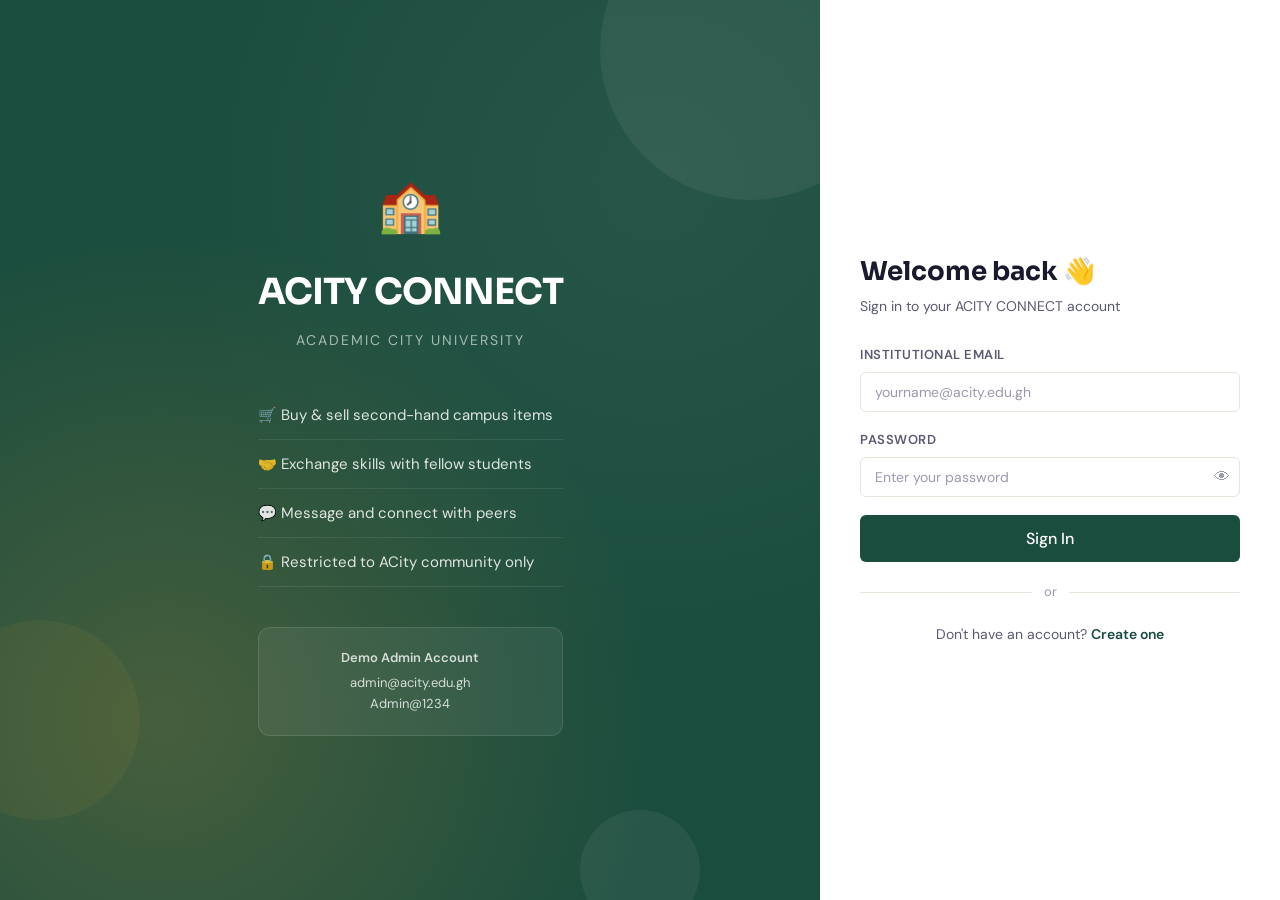
<file: frontend/index.html>
<!DOCTYPE html>
<html lang="en">
<head>
  <meta charset="UTF-8" />
  <title>ACITY CONNECT</title>
  <script src="js/api.js"></script>
  <script>
    // Auto-redirect based on auth status
    window.onload = function() {
      if (api.isLoggedIn()) {
        window.location.href = 'pages/dashboard.html';
      } else {
        window.location.href = 'pages/login.html';
      }
    };
  </script>
</head>
<body></body>
</html>
</file>
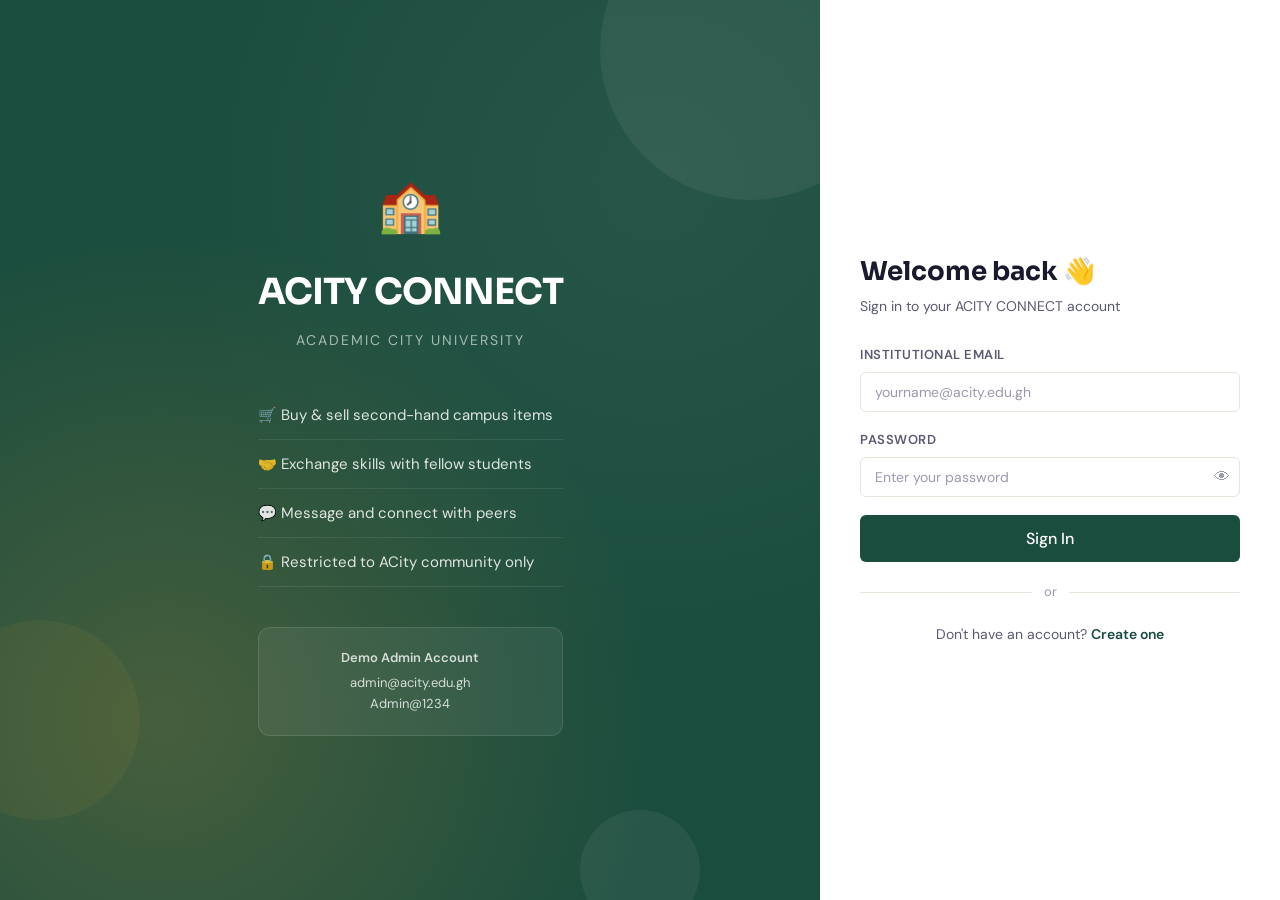
<file: frontend/pages/login.html>
<!DOCTYPE html>
<html lang="en">
<head>
  <meta charset="UTF-8" />
  <meta name="viewport" content="width=device-width, initial-scale=1.0" />
  <title>Login — ACITY CONNECT</title>
  <link rel="stylesheet" href="../css/main.css" />
  <style>
    .divider { display:flex; align-items:center; gap:12px; margin:20px 0; color:var(--text-muted); font-size:13px; }
    .divider::before, .divider::after { content:''; flex:1; height:1px; background:var(--border); }
    .floating-shapes { position:absolute; inset:0; overflow:hidden; pointer-events:none; }
    .shape { position:absolute; border-radius:50%; opacity:0.06; }
    .shape-1 { width:300px; height:300px; background:#fff; top:-100px; right:-80px; }
    .shape-2 { width:200px; height:200px; background:var(--accent); bottom:80px; left:-60px; }
    .shape-3 { width:120px; height:120px; background:#fff; bottom:-30px; right:120px; }
  </style>
</head>
<body>

<div class="auth-page">
  <!-- Left Branding Panel -->
  <div class="auth-left" style="position:relative;">
    <div class="floating-shapes">
      <div class="shape shape-1"></div>
      <div class="shape shape-2"></div>
      <div class="shape shape-3"></div>
    </div>
    <div style="position:relative; z-index:1; text-align:center;">
      <div style="font-size:52px; margin-bottom:16px;">🏫</div>
      <div class="brand-name">ACITY CONNECT</div>
      <div class="brand-sub">Academic City University</div>

      <ul class="feature-list" style="text-align:left; margin-top:16px;">
        <li>🛒 Buy & sell second-hand campus items</li>
        <li>🤝 Exchange skills with fellow students</li>
        <li>💬 Message and connect with peers</li>
        <li>🔒 Restricted to ACity community only</li>
      </ul>

      <div style="margin-top:40px; padding:20px; background:rgba(255,255,255,0.08); border-radius:12px; font-size:13px; opacity:0.8; border:1px solid rgba(255,255,255,0.15);">
        <div style="font-weight:600; margin-bottom:4px;">Demo Admin Account</div>
        <div>admin@acity.edu.gh</div>
        <div>Admin@1234</div>
      </div>
    </div>
  </div>

  <!-- Right Form Panel -->
  <div class="auth-right">
    <div class="auth-form-box">
      <h2>Welcome back 👋</h2>
      <p class="auth-subtitle">Sign in to your ACITY CONNECT account</p>

      <div id="alert-box"></div>

      <div class="form-group">
        <label class="form-label">Institutional Email</label>
        <input type="email" id="email" class="form-control"
               placeholder="yourname@acity.edu.gh" autocomplete="email" />
      </div>

      <div class="form-group">
        <label class="form-label">Password</label>
        <div style="position:relative;">
          <input type="password" id="password" class="form-control"
                 placeholder="Enter your password" autocomplete="current-password" />
          <button onclick="togglePwd()" type="button"
            style="position:absolute;right:10px;top:50%;transform:translateY(-50%);
                   background:none;border:none;cursor:pointer;color:var(--text-muted);font-size:16px;"
            id="pwd-toggle">👁</button>
        </div>
      </div>

      <button class="btn btn-primary btn-full btn-lg" onclick="handleLogin()" id="login-btn">
        Sign In
      </button>

      <div class="divider">or</div>

      <div style="text-align:center; font-size:14px; color:var(--text-secondary);">
        Don't have an account?
        <a href="register.html" style="font-weight:600; color:var(--primary);">Create one</a>
      </div>
    </div>
  </div>
</div>

<script src="../js/api.js"></script>
<script>
  // Redirect if already logged in
  if (api.isLoggedIn()) {
    window.location.href = 'dashboard.html';
  }

  function togglePwd() {
    const inp = document.getElementById('password');
    inp.type = inp.type === 'password' ? 'text' : 'password';
    document.getElementById('pwd-toggle').textContent = inp.type === 'password' ? '👁' : '🙈';
  }

  async function handleLogin() {
    const email    = document.getElementById('email').value.trim();
    const password = document.getElementById('password').value;
    const alertBox = document.getElementById('alert-box');
    const btn      = document.getElementById('login-btn');

    if (!email || !password) {
      showAlert(alertBox, 'warning', 'Please enter your email and password.');
      return;
    }

    btn.disabled = true;
    btn.textContent = 'Signing in...';

    const res = await api.login(email, password);

    if (res.ok) {
      showAlert(alertBox, 'success', `Welcome back, ${res.data.user.full_name}!`);
      setTimeout(() => {
        window.location.href = res.data.user.role === 'admin' ? 'admin.html' : 'dashboard.html';
      }, 800);
    } else {
      showAlert(alertBox, 'danger', res.data.message);
      btn.disabled = false;
      btn.textContent = 'Sign In';
    }
  }

  // Enter key to submit
  document.addEventListener('keydown', e => {
    if (e.key === 'Enter') handleLogin();
  });
</script>
</body>
</html>
</file>
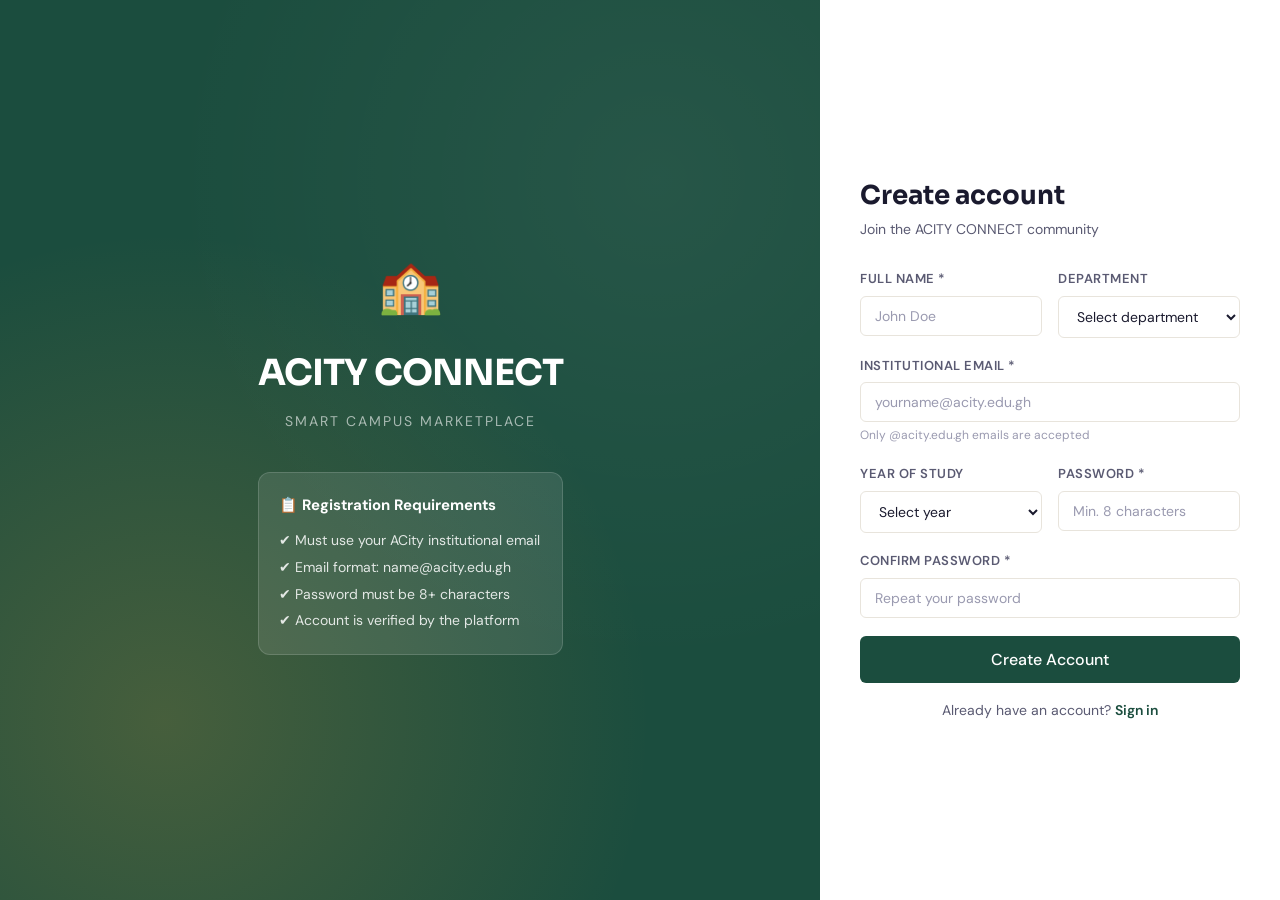
<file: frontend/pages/register.html>
<!DOCTYPE html>
<html lang="en">
<head>
  <meta charset="UTF-8" />
  <meta name="viewport" content="width=device-width, initial-scale=1.0" />
  <title>Register — ACITY CONNECT</title>
  <link rel="stylesheet" href="../css/main.css" />
</head>
<body>

<div class="auth-page">
  <!-- Left Panel -->
  <div class="auth-left">
    <div style="text-align:center; position:relative; z-index:1;">
      <div style="font-size:52px; margin-bottom:16px;">🏫</div>
      <div class="brand-name">ACITY CONNECT</div>
      <div class="brand-sub">Smart Campus Marketplace</div>

      <div style="margin-top:32px; padding:20px; background:rgba(255,255,255,0.1); border-radius:12px; font-size:14px; border:1px solid rgba(255,255,255,0.15); text-align:left;">
        <div style="font-weight:700; margin-bottom:10px; font-size:15px;">📋 Registration Requirements</div>
        <div style="opacity:0.85; line-height:1.9;">
          ✔ Must use your ACity institutional email<br>
          ✔ Email format: name@acity.edu.gh<br>
          ✔ Password must be 8+ characters<br>
          ✔ Account is verified by the platform
        </div>
      </div>
    </div>
  </div>

  <!-- Right Form -->
  <div class="auth-right" style="overflow-y:auto;">
    <div class="auth-form-box">
      <h2>Create account</h2>
      <p class="auth-subtitle">Join the ACITY CONNECT community</p>

      <div id="alert-box"></div>

      <div class="grid-2">
        <div class="form-group">
          <label class="form-label">Full Name *</label>
          <input type="text" id="full_name" class="form-control" placeholder="John Doe" />
        </div>
        <div class="form-group">
          <label class="form-label">Department</label>
          <select id="department" class="form-control">
            <option value="">Select department</option>
            <option>Computer Science</option>
            <option>Information Technology</option>
            <option>Business Administration</option>
            <option>Engineering</option>
            <option>Law</option>
            <option>Liberal Arts</option>
            <option>Sciences</option>
            <option>Other</option>
          </select>
        </div>
      </div>

      <div class="form-group">
        <label class="form-label">Institutional Email *</label>
        <input type="email" id="email" class="form-control"
               placeholder="yourname@acity.edu.gh" />
        <span class="form-hint">Only @acity.edu.gh emails are accepted</span>
      </div>

      <div class="grid-2">
        <div class="form-group">
          <label class="form-label">Year of Study</label>
          <select id="year_of_study" class="form-control">
            <option value="">Select year</option>
            <option>Year 1</option>
            <option>Year 2</option>
            <option>Year 3</option>
            <option>Year 4</option>
            <option>Postgraduate</option>
          </select>
        </div>
        <div class="form-group">
          <label class="form-label">Password *</label>
          <input type="password" id="password" class="form-control" placeholder="Min. 8 characters" />
        </div>
      </div>

      <div class="form-group">
        <label class="form-label">Confirm Password *</label>
        <input type="password" id="confirm_password" class="form-control" placeholder="Repeat your password" />
      </div>

      <button class="btn btn-primary btn-full btn-lg" onclick="handleRegister()" id="reg-btn">
        Create Account
      </button>

      <div style="text-align:center; font-size:14px; color:var(--text-secondary); margin-top:16px;">
        Already have an account?
        <a href="login.html" style="font-weight:600; color:var(--primary);">Sign in</a>
      </div>
    </div>
  </div>
</div>

<script src="../js/api.js"></script>
<script>
  if (api.isLoggedIn()) window.location.href = 'dashboard.html';

  async function handleRegister() {
    const alertBox = document.getElementById('alert-box');
    const btn      = document.getElementById('reg-btn');

    const full_name       = document.getElementById('full_name').value.trim();
    const email           = document.getElementById('email').value.trim();
    const password        = document.getElementById('password').value;
    const confirm         = document.getElementById('confirm_password').value;
    const department      = document.getElementById('department').value;
    const year_of_study   = document.getElementById('year_of_study').value;

    if (!full_name || !email || !password) {
      return showAlert(alertBox, 'warning', 'Full name, email, and password are required.');
    }

    if (password !== confirm) {
      return showAlert(alertBox, 'danger', 'Passwords do not match.');
    }

    if (password.length < 8) {
      return showAlert(alertBox, 'danger', 'Password must be at least 8 characters.');
    }

    btn.disabled = true;
    btn.textContent = 'Creating account...';

    const res = await api.register({ full_name, email, password, department, year_of_study });

    if (res.ok) {
      showAlert(alertBox, 'success', 'Account created! Redirecting...');
      setTimeout(() => window.location.href = 'dashboard.html', 1000);
    } else {
      showAlert(alertBox, 'danger', res.data.message);
      btn.disabled = false;
      btn.textContent = 'Create Account';
    }
  }
</script>
</body>
</html>
</file>
<file: frontend/css/main.css>
/* ═══════════════════════════════════════════════════════════
   ACITY CONNECT — Main Stylesheet
   Aesthetic: Clean academic with warm accent tones
   ═══════════════════════════════════════════════════════════ */

@import url('https://fonts.googleapis.com/css2?family=Sora:wght@300;400;500;600;700&family=DM+Sans:ital,wght@0,300;0,400;0,500;1,400&display=swap');

:root {
  --primary:      #1B4D3E;    /* Deep forest green - academic */
  --primary-lt:   #2D6A4F;
  --accent:       #F4A535;    /* Gold/amber - campus warmth */
  --accent-lt:    #FFC55A;
  --danger:       #E63946;
  --success:      #2ECC71;
  --warning:      #F39C12;
  --info:         #3498DB;

  --bg:           #F7F5F0;    /* Warm off-white */
  --bg-card:      #FFFFFF;
  --bg-sidebar:   #1B4D3E;

  --text-primary: #1A1A2E;
  --text-secondary: #5A5A72;
  --text-muted:   #9A9AB0;
  --text-light:   #FFFFFF;

  --border:       #E8E4DC;
  --border-focus: #1B4D3E;

  --shadow-sm: 0 1px 3px rgba(0,0,0,0.08);
  --shadow-md: 0 4px 16px rgba(0,0,0,0.10);
  --shadow-lg: 0 8px 32px rgba(0,0,0,0.13);

  --radius-sm: 6px;
  --radius-md: 12px;
  --radius-lg: 18px;
  --radius-full: 999px;

  --font-heading: 'Sora', sans-serif;
  --font-body:    'DM Sans', sans-serif;

  --transition: all 0.2s ease;
  --sidebar-w: 240px;
}

* { box-sizing: border-box; margin: 0; padding: 0; }

html { scroll-behavior: smooth; }

body {
  font-family: var(--font-body);
  background: var(--bg);
  color: var(--text-primary);
  font-size: 15px;
  line-height: 1.6;
  min-height: 100vh;
}

/* ─── Typography ──────────────────────────────────────────── */
h1, h2, h3, h4, h5, h6 {
  font-family: var(--font-heading);
  line-height: 1.3;
  font-weight: 600;
}

a { color: var(--primary); text-decoration: none; transition: var(--transition); }
a:hover { color: var(--primary-lt); }

/* ─── Layout ──────────────────────────────────────────────── */
.app-layout {
  display: flex;
  min-height: 100vh;
}

.sidebar {
  width: var(--sidebar-w);
  background: var(--bg-sidebar);
  position: fixed;
  top: 0; left: 0; bottom: 0;
  display: flex;
  flex-direction: column;
  padding: 0;
  z-index: 100;
  transition: var(--transition);
  overflow-y: auto;
}

.sidebar-logo {
  padding: 24px 20px 20px;
  border-bottom: 1px solid rgba(255,255,255,0.1);
}

.sidebar-logo .logo-text {
  font-family: var(--font-heading);
  font-size: 20px;
  font-weight: 700;
  color: #fff;
  display: block;
}

.sidebar-logo .logo-sub {
  font-size: 11px;
  color: rgba(255,255,255,0.5);
  text-transform: uppercase;
  letter-spacing: 1px;
}

.sidebar-nav {
  padding: 16px 12px;
  flex: 1;
}

.nav-section-label {
  font-size: 10px;
  text-transform: uppercase;
  letter-spacing: 1.5px;
  color: rgba(255,255,255,0.35);
  padding: 12px 8px 6px;
}

.nav-link {
  display: flex;
  align-items: center;
  gap: 10px;
  padding: 10px 12px;
  border-radius: var(--radius-sm);
  color: rgba(255,255,255,0.7);
  font-size: 14px;
  font-weight: 500;
  margin-bottom: 2px;
  transition: var(--transition);
  cursor: pointer;
  border: none;
  background: none;
  width: 100%;
  text-align: left;
}

.nav-link:hover, .nav-link.active {
  background: rgba(255,255,255,0.12);
  color: #fff;
}

.nav-link.active {
  background: rgba(244,165,53,0.2);
  color: var(--accent);
}

.nav-link .badge {
  margin-left: auto;
  background: var(--accent);
  color: var(--primary);
  font-size: 11px;
  font-weight: 700;
  padding: 1px 6px;
  border-radius: var(--radius-full);
}

.sidebar-user {
  padding: 16px;
  border-top: 1px solid rgba(255,255,255,0.1);
}

.sidebar-user .user-info {
  display: flex;
  align-items: center;
  gap: 10px;
}

.sidebar-user .user-name {
  font-size: 13px;
  font-weight: 600;
  color: #fff;
}

.sidebar-user .user-role {
  font-size: 11px;
  color: rgba(255,255,255,0.5);
}

/* ─── Main Content ────────────────────────────────────────── */
.main-content {
  margin-left: var(--sidebar-w);
  flex: 1;
  display: flex;
  flex-direction: column;
}

.topbar {
  background: var(--bg-card);
  border-bottom: 1px solid var(--border);
  padding: 0 28px;
  height: 60px;
  display: flex;
  align-items: center;
  justify-content: space-between;
  position: sticky;
  top: 0;
  z-index: 90;
}

.topbar-title {
  font-family: var(--font-heading);
  font-size: 18px;
  font-weight: 600;
}

.topbar-actions {
  display: flex;
  align-items: center;
  gap: 12px;
}

.page-content {
  padding: 28px;
  flex: 1;
}

/* ─── Cards ───────────────────────────────────────────────── */
.card {
  background: var(--bg-card);
  border: 1px solid var(--border);
  border-radius: var(--radius-md);
  padding: 20px;
  box-shadow: var(--shadow-sm);
}

.card:hover {
  box-shadow: var(--shadow-md);
  transition: var(--transition);
}

.stat-card {
  background: var(--bg-card);
  border: 1px solid var(--border);
  border-radius: var(--radius-md);
  padding: 20px;
  display: flex;
  align-items: center;
  gap: 16px;
}

.stat-card .stat-icon {
  width: 48px;
  height: 48px;
  border-radius: var(--radius-sm);
  display: flex;
  align-items: center;
  justify-content: center;
  font-size: 22px;
  flex-shrink: 0;
}

.stat-card .stat-value {
  font-family: var(--font-heading);
  font-size: 26px;
  font-weight: 700;
}

.stat-card .stat-label {
  font-size: 13px;
  color: var(--text-secondary);
}

/* ─── Listing Cards ────────────────────────────────────────── */
.listings-grid {
  display: grid;
  grid-template-columns: repeat(auto-fill, minmax(280px, 1fr));
  gap: 20px;
}

.listing-card {
  background: var(--bg-card);
  border: 1px solid var(--border);
  border-radius: var(--radius-md);
  overflow: hidden;
  transition: var(--transition);
  cursor: pointer;
}

.listing-card:hover {
  transform: translateY(-3px);
  box-shadow: var(--shadow-lg);
  border-color: var(--primary);
}

.listing-card-image {
  width: 100%;
  height: 160px;
  object-fit: cover;
  background: linear-gradient(135deg, #e8f5e9, #c8e6c9);
  display: flex;
  align-items: center;
  justify-content: center;
  font-size: 48px;
}

.listing-card-body {
  padding: 16px;
}

.listing-card-title {
  font-family: var(--font-heading);
  font-size: 15px;
  font-weight: 600;
  margin-bottom: 6px;
  color: var(--text-primary);
  display: -webkit-box;
  -webkit-line-clamp: 2;
  -webkit-box-orient: vertical;
  overflow: hidden;
}

.listing-card-desc {
  font-size: 13px;
  color: var(--text-secondary);
  display: -webkit-box;
  -webkit-line-clamp: 2;
  -webkit-box-orient: vertical;
  overflow: hidden;
  margin-bottom: 12px;
}

.listing-card-footer {
  display: flex;
  align-items: center;
  justify-content: space-between;
  padding-top: 10px;
  border-top: 1px solid var(--border);
}

.listing-price {
  font-family: var(--font-heading);
  font-size: 16px;
  font-weight: 700;
  color: var(--primary);
}

/* ─── Badges and Chips ─────────────────────────────────────── */
.badge {
  display: inline-flex;
  align-items: center;
  gap: 4px;
  padding: 3px 9px;
  border-radius: var(--radius-full);
  font-size: 12px;
  font-weight: 600;
  letter-spacing: 0.3px;
}

.badge-item    { background: #E3F2FD; color: #1565C0; }
.badge-skill   { background: #F3E5F5; color: #6A1B9A; }
.badge-available { background: #E8F5E9; color: #1B5E20; }
.badge-sold    { background: #FCE4EC; color: #880E4F; }
.badge-swapped { background: #FFF3E0; color: #E65100; }
.badge-pending { background: #FFF8E1; color: #F57F17; }
.badge-admin   { background: #FFF3E0; color: var(--primary); }

/* ─── Buttons ─────────────────────────────────────────────── */
.btn {
  display: inline-flex;
  align-items: center;
  justify-content: center;
  gap: 7px;
  padding: 9px 18px;
  border-radius: var(--radius-sm);
  font-family: var(--font-body);
  font-size: 14px;
  font-weight: 500;
  cursor: pointer;
  border: none;
  transition: var(--transition);
  white-space: nowrap;
  text-decoration: none;
}

.btn:disabled { opacity: 0.55; cursor: not-allowed; }

.btn-primary {
  background: var(--primary);
  color: #fff;
}
.btn-primary:hover:not(:disabled) {
  background: var(--primary-lt);
  transform: translateY(-1px);
  box-shadow: 0 4px 12px rgba(27,77,62,0.3);
}

.btn-accent {
  background: var(--accent);
  color: var(--primary);
  font-weight: 600;
}
.btn-accent:hover:not(:disabled) {
  background: var(--accent-lt);
  transform: translateY(-1px);
}

.btn-outline {
  background: transparent;
  border: 1.5px solid var(--primary);
  color: var(--primary);
}
.btn-outline:hover:not(:disabled) {
  background: var(--primary);
  color: #fff;
}

.btn-danger {
  background: var(--danger);
  color: #fff;
}
.btn-danger:hover:not(:disabled) {
  background: #c62828;
}

.btn-ghost {
  background: transparent;
  color: var(--text-secondary);
}
.btn-ghost:hover { background: var(--bg); color: var(--text-primary); }

.btn-sm { padding: 6px 13px; font-size: 13px; }
.btn-lg { padding: 13px 28px; font-size: 16px; }
.btn-full { width: 100%; }
.btn-icon { padding: 8px; border-radius: var(--radius-sm); }

/* ─── Forms ───────────────────────────────────────────────── */
.form-group {
  margin-bottom: 18px;
}

.form-label {
  display: block;
  font-size: 13px;
  font-weight: 600;
  color: var(--text-secondary);
  margin-bottom: 6px;
  text-transform: uppercase;
  letter-spacing: 0.5px;
}

.form-control {
  width: 100%;
  padding: 10px 14px;
  border: 1.5px solid var(--border);
  border-radius: var(--radius-sm);
  font-family: var(--font-body);
  font-size: 14px;
  color: var(--text-primary);
  background: var(--bg-card);
  transition: var(--transition);
  outline: none;
}

.form-control:focus {
  border-color: var(--primary);
  box-shadow: 0 0 0 3px rgba(27,77,62,0.1);
}

.form-control::placeholder { color: var(--text-muted); }

textarea.form-control { resize: vertical; min-height: 90px; }
select.form-control { cursor: pointer; }

.form-hint {
  font-size: 12px;
  color: var(--text-muted);
  margin-top: 5px;
}

.form-error {
  font-size: 12px;
  color: var(--danger);
  margin-top: 5px;
}

/* ─── Avatar ──────────────────────────────────────────────── */
.avatar {
  border-radius: 50%;
  object-fit: cover;
  flex-shrink: 0;
  background: linear-gradient(135deg, var(--primary), var(--accent));
  display: flex;
  align-items: center;
  justify-content: center;
  font-family: var(--font-heading);
  font-weight: 700;
  color: #fff;
  text-transform: uppercase;
}

.avatar-sm  { width: 32px; height: 32px; font-size: 12px; }
.avatar-md  { width: 44px; height: 44px; font-size: 16px; }
.avatar-lg  { width: 72px; height: 72px; font-size: 24px; }
.avatar-xl  { width: 96px; height: 96px; font-size: 32px; }

/* ─── Alerts ──────────────────────────────────────────────── */
.alert {
  padding: 12px 16px;
  border-radius: var(--radius-sm);
  font-size: 14px;
  margin-bottom: 16px;
  display: flex;
  align-items: flex-start;
  gap: 10px;
}

.alert-success { background: #E8F5E9; color: #1B5E20; border-left: 4px solid var(--success); }
.alert-danger  { background: #FFEBEE; color: #B71C1C; border-left: 4px solid var(--danger); }
.alert-warning { background: #FFF8E1; color: #E65100; border-left: 4px solid var(--warning); }
.alert-info    { background: #E3F2FD; color: #0D47A1; border-left: 4px solid var(--info); }

/* ─── Modal ───────────────────────────────────────────────── */
.modal-overlay {
  position: fixed;
  inset: 0;
  background: rgba(0,0,0,0.45);
  z-index: 999;
  display: flex;
  align-items: center;
  justify-content: center;
  padding: 20px;
  animation: fadeIn 0.15s ease;
}

.modal {
  background: var(--bg-card);
  border-radius: var(--radius-lg);
  width: 100%;
  max-width: 520px;
  max-height: 90vh;
  overflow-y: auto;
  animation: slideUp 0.2s ease;
  box-shadow: var(--shadow-lg);
}

.modal-header {
  padding: 20px 24px 16px;
  border-bottom: 1px solid var(--border);
  display: flex;
  align-items: center;
  justify-content: space-between;
}

.modal-title {
  font-family: var(--font-heading);
  font-size: 17px;
  font-weight: 600;
}

.modal-body { padding: 20px 24px; }
.modal-footer {
  padding: 16px 24px 20px;
  border-top: 1px solid var(--border);
  display: flex;
  gap: 10px;
  justify-content: flex-end;
}

/* ─── Search Bar ──────────────────────────────────────────── */
.search-bar {
  position: relative;
}

.search-bar input {
  padding-left: 38px;
}

.search-bar .search-icon {
  position: absolute;
  left: 12px;
  top: 50%;
  transform: translateY(-50%);
  color: var(--text-muted);
  font-size: 15px;
  pointer-events: none;
}

/* ─── Filter Bar ──────────────────────────────────────────── */
.filter-bar {
  display: flex;
  gap: 10px;
  align-items: center;
  flex-wrap: wrap;
  margin-bottom: 20px;
}

.filter-chip {
  padding: 6px 14px;
  border-radius: var(--radius-full);
  border: 1.5px solid var(--border);
  background: var(--bg-card);
  font-size: 13px;
  font-weight: 500;
  cursor: pointer;
  transition: var(--transition);
  color: var(--text-secondary);
}

.filter-chip:hover, .filter-chip.active {
  border-color: var(--primary);
  background: var(--primary);
  color: #fff;
}

/* ─── Pagination ──────────────────────────────────────────── */
.pagination {
  display: flex;
  align-items: center;
  justify-content: center;
  gap: 6px;
  margin-top: 28px;
}

.page-btn {
  width: 36px;
  height: 36px;
  border-radius: var(--radius-sm);
  border: 1.5px solid var(--border);
  background: var(--bg-card);
  font-size: 14px;
  cursor: pointer;
  transition: var(--transition);
  display: flex;
  align-items: center;
  justify-content: center;
  color: var(--text-secondary);
}

.page-btn.active, .page-btn:hover {
  background: var(--primary);
  border-color: var(--primary);
  color: #fff;
}

/* ─── Empty State ─────────────────────────────────────────── */
.empty-state {
  text-align: center;
  padding: 60px 20px;
  color: var(--text-muted);
}

.empty-state .empty-icon { font-size: 56px; margin-bottom: 16px; }
.empty-state h3 { font-size: 18px; color: var(--text-secondary); margin-bottom: 8px; }
.empty-state p  { font-size: 14px; margin-bottom: 20px; }

/* ─── Loading Spinner ─────────────────────────────────────── */
.spinner {
  width: 40px;
  height: 40px;
  border: 3px solid var(--border);
  border-top-color: var(--primary);
  border-radius: 50%;
  animation: spin 0.7s linear infinite;
  margin: 40px auto;
}

.loading-overlay {
  display: flex;
  align-items: center;
  justify-content: center;
  min-height: 200px;
}

/* ─── Auth Pages ──────────────────────────────────────────── */
.auth-page {
  min-height: 100vh;
  display: flex;
  background: var(--bg);
}

.auth-left {
  flex: 1;
  background: var(--primary);
  background-image:
    radial-gradient(circle at 20% 80%, rgba(244,165,53,0.2) 0%, transparent 50%),
    radial-gradient(circle at 80% 20%, rgba(255,255,255,0.05) 0%, transparent 50%);
  display: flex;
  flex-direction: column;
  align-items: center;
  justify-content: center;
  padding: 40px;
  color: #fff;
  min-height: 100vh;
}

.auth-left .brand-name {
  font-family: var(--font-heading);
  font-size: 36px;
  font-weight: 700;
  letter-spacing: -1px;
  margin-bottom: 8px;
}

.auth-left .brand-sub {
  font-size: 14px;
  opacity: 0.6;
  letter-spacing: 2px;
  text-transform: uppercase;
  margin-bottom: 40px;
}

.auth-left .feature-list {
  list-style: none;
  padding: 0;
}

.auth-left .feature-list li {
  display: flex;
  align-items: center;
  gap: 12px;
  padding: 12px 0;
  font-size: 15px;
  opacity: 0.85;
  border-bottom: 1px solid rgba(255,255,255,0.1);
}

.auth-right {
  width: 460px;
  display: flex;
  align-items: center;
  justify-content: center;
  padding: 40px;
  background: var(--bg-card);
}

.auth-form-box {
  width: 100%;
}

.auth-form-box h2 {
  font-family: var(--font-heading);
  font-size: 26px;
  font-weight: 700;
  margin-bottom: 6px;
}

.auth-form-box .auth-subtitle {
  color: var(--text-secondary);
  font-size: 14px;
  margin-bottom: 28px;
}

/* ─── Profile Page ────────────────────────────────────────── */
.profile-header {
  background: linear-gradient(135deg, var(--primary), var(--primary-lt));
  border-radius: var(--radius-lg);
  padding: 32px;
  color: #fff;
  margin-bottom: 24px;
  position: relative;
  overflow: hidden;
}

.profile-header::after {
  content: '';
  position: absolute;
  right: -60px;
  top: -60px;
  width: 200px;
  height: 200px;
  background: rgba(255,255,255,0.05);
  border-radius: 50%;
}

.skill-tag {
  display: inline-block;
  padding: 4px 12px;
  background: rgba(255,255,255,0.15);
  border: 1px solid rgba(255,255,255,0.3);
  border-radius: var(--radius-full);
  font-size: 12px;
  margin: 3px;
  color: #fff;
}

.skill-tag.offered { background: rgba(46,204,113,0.2); border-color: rgba(46,204,113,0.4); }
.skill-tag.needed  { background: rgba(231,76,60,0.15); border-color: rgba(231,76,60,0.3); }

/* ─── Message Thread ──────────────────────────────────────── */
.messages-layout {
  display: grid;
  grid-template-columns: 280px 1fr;
  height: calc(100vh - 116px);
  gap: 0;
  border: 1px solid var(--border);
  border-radius: var(--radius-md);
  overflow: hidden;
  background: var(--bg-card);
}

.conversations-list {
  border-right: 1px solid var(--border);
  overflow-y: auto;
}

.conversation-item {
  padding: 14px 16px;
  cursor: pointer;
  border-bottom: 1px solid var(--border);
  transition: var(--transition);
  display: flex;
  gap: 12px;
}

.conversation-item:hover, .conversation-item.active {
  background: var(--bg);
}

.conversation-item.active {
  border-left: 3px solid var(--primary);
}

.message-thread {
  display: flex;
  flex-direction: column;
}

.message-thread-header {
  padding: 14px 20px;
  border-bottom: 1px solid var(--border);
  display: flex;
  align-items: center;
  gap: 12px;
}

.messages-list {
  flex: 1;
  overflow-y: auto;
  padding: 20px;
  display: flex;
  flex-direction: column;
  gap: 12px;
}

.message-bubble {
  max-width: 65%;
  padding: 10px 14px;
  border-radius: 16px;
  font-size: 14px;
  line-height: 1.5;
}

.message-bubble.sent {
  background: var(--primary);
  color: #fff;
  border-bottom-right-radius: 4px;
  align-self: flex-end;
}

.message-bubble.received {
  background: var(--bg);
  color: var(--text-primary);
  border-bottom-left-radius: 4px;
  align-self: flex-start;
}

.message-input-area {
  padding: 14px 16px;
  border-top: 1px solid var(--border);
  display: flex;
  gap: 10px;
}

.message-input-area input {
  flex: 1;
}

/* ─── Admin Table ─────────────────────────────────────────── */
.admin-table {
  width: 100%;
  border-collapse: collapse;
  font-size: 14px;
}

.admin-table th {
  padding: 10px 14px;
  background: var(--bg);
  text-align: left;
  font-size: 12px;
  font-weight: 600;
  text-transform: uppercase;
  letter-spacing: 0.5px;
  color: var(--text-secondary);
  border-bottom: 2px solid var(--border);
}

.admin-table td {
  padding: 12px 14px;
  border-bottom: 1px solid var(--border);
  vertical-align: middle;
}

.admin-table tr:hover td {
  background: var(--bg);
}

/* ─── Tabs ────────────────────────────────────────────────── */
.tabs {
  display: flex;
  gap: 0;
  border-bottom: 2px solid var(--border);
  margin-bottom: 24px;
}

.tab-btn {
  padding: 10px 20px;
  border: none;
  background: none;
  font-family: var(--font-body);
  font-size: 14px;
  font-weight: 500;
  color: var(--text-secondary);
  cursor: pointer;
  position: relative;
  transition: var(--transition);
}

.tab-btn::after {
  content: '';
  position: absolute;
  bottom: -2px;
  left: 0; right: 0;
  height: 2px;
  background: var(--primary);
  transform: scaleX(0);
  transition: var(--transition);
}

.tab-btn.active, .tab-btn:hover { color: var(--primary); }
.tab-btn.active::after { transform: scaleX(1); }

/* ─── Notification Bell ─────────────────────────────────────── */
.notif-btn {
  position: relative;
}

.notif-dot {
  position: absolute;
  top: 2px; right: 2px;
  width: 8px; height: 8px;
  background: var(--danger);
  border-radius: 50%;
  border: 2px solid #fff;
}

/* ─── Utility Classes ─────────────────────────────────────── */
.hidden       { display: none !important; }
.flex         { display: flex; }
.flex-col     { flex-direction: column; }
.items-center { align-items: center; }
.justify-between { justify-content: space-between; }
.gap-2        { gap: 8px; }
.gap-3        { gap: 12px; }
.gap-4        { gap: 16px; }
.mt-1         { margin-top: 4px; }
.mt-2         { margin-top: 8px; }
.mt-3         { margin-top: 12px; }
.mb-4         { margin-bottom: 16px; }
.text-sm      { font-size: 13px; }
.text-xs      { font-size: 11px; }
.text-muted   { color: var(--text-muted); }
.text-secondary { color: var(--text-secondary); }
.text-danger  { color: var(--danger); }
.text-success { color: var(--success); }
.font-bold    { font-weight: 700; }
.font-semibold { font-weight: 600; }
.w-full       { width: 100%; }
.grid-2       { display: grid; grid-template-columns: 1fr 1fr; gap: 16px; }
.grid-3       { display: grid; grid-template-columns: repeat(3,1fr); gap: 16px; }
.grid-4       { display: grid; grid-template-columns: repeat(4,1fr); gap: 16px; }

/* ─── Animations ──────────────────────────────────────────── */
@keyframes fadeIn   { from { opacity: 0; } to { opacity: 1; } }
@keyframes slideUp  { from { transform: translateY(20px); opacity: 0; } to { transform: translateY(0); opacity: 1; } }
@keyframes spin     { to { transform: rotate(360deg); } }
@keyframes pulse    { 0%,100% { opacity: 1; } 50% { opacity: 0.5; } }

.animate-fade-in { animation: fadeIn 0.3s ease; }
.animate-slide-up { animation: slideUp 0.3s ease; }

/* ─── Responsive ──────────────────────────────────────────── */
@media (max-width: 900px) {
  .sidebar { transform: translateX(-100%); }
  .sidebar.open { transform: translateX(0); }
  .main-content { margin-left: 0; }
  .auth-left { display: none; }
  .auth-right { width: 100%; }
  .grid-2, .grid-3, .grid-4 { grid-template-columns: 1fr; }
  .messages-layout { grid-template-columns: 1fr; }
}

@media (max-width: 600px) {
  .page-content { padding: 16px; }
  .listings-grid { grid-template-columns: 1fr; }
}
</file>
